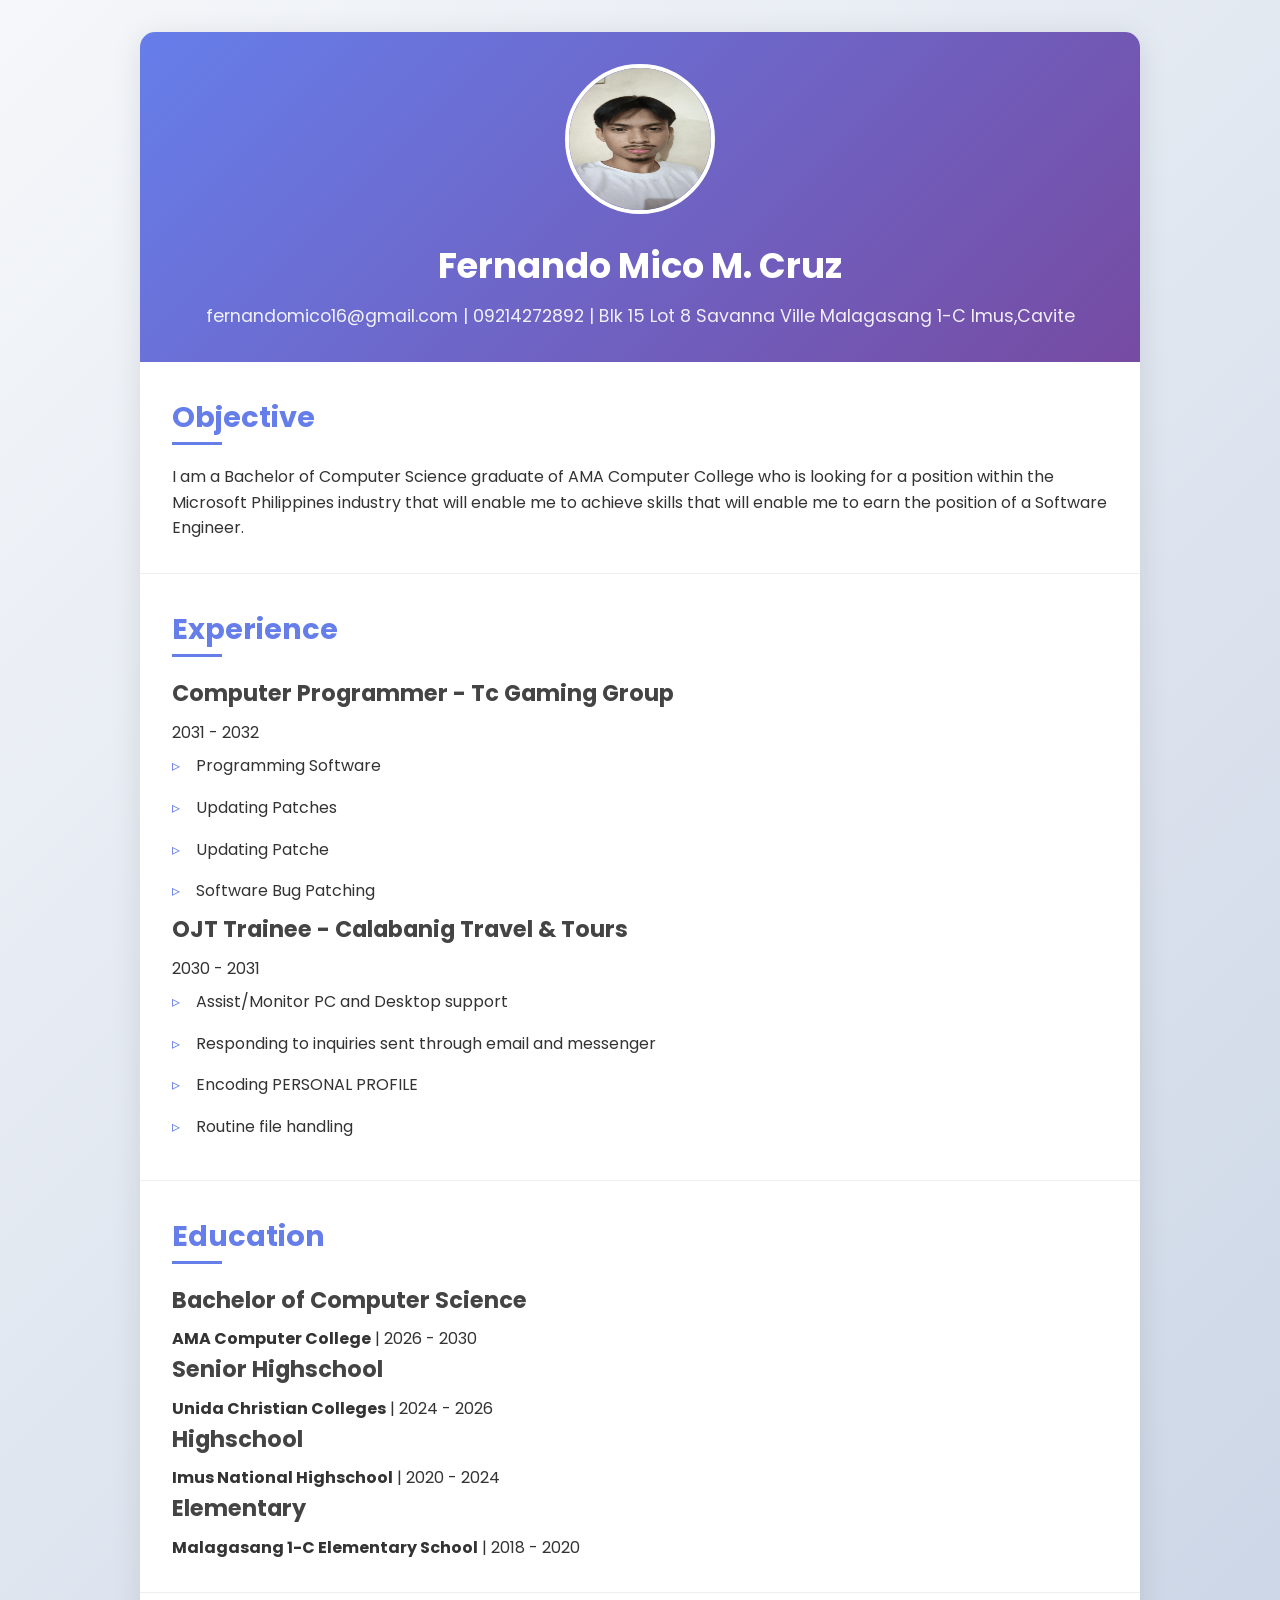
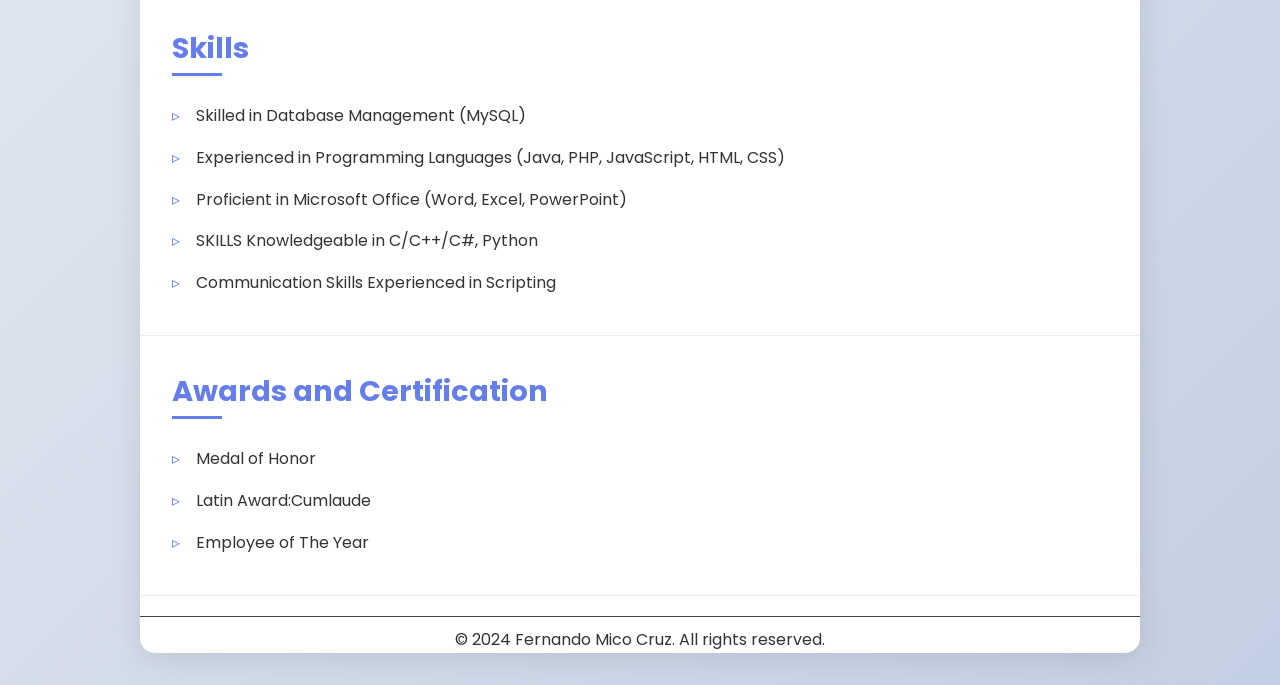
<file: index.html>
<!DOCTYPE html>
<html lang="en">
<head>
    <meta charset="UTF-8">
    <meta name="viewport" content="width=device-width, initial-scale=1.0">
    <link href="https://fonts.googleapis.com/css2?family=Poppins:wght@400;500;600&display=swap" rel="stylesheet">
    <link rel="stylesheet" href="style.css">
    <title>Fernando Mico M. Cruz - Resume</title>
</head>
<body>
    <div class="container">
        <header>
            <img src="./Profile.png" alt="Fernando Mico M. Cruz">
            <h1>Fernando Mico M. Cruz</h1>
            <p>fernandomico16@gmail.com | 09214272892 | Blk 15 Lot 8 Savanna Ville Malagasang 1-C Imus,Cavite</p>
        </header>
        
        <section class="summary">
            <h2>Objective</h2>
            <p>I am a Bachelor of Computer Science graduate of AMA Computer College who is looking for a position within the Microsoft Philippines industry that will enable me to achieve skills that will enable me to earn the position of a Software Engineer.</p>
        </section>

        <section class="experience">
            <h2>Experience</h2>
            <div class="job">
                <h3>Computer Programmer - Tc Gaming Group</h3>
                <p> 2031 - 2032</p>
                <ul>
                    <li>Programming Software</li>
                    <li>Updating Patches</li>
                    <li>Updating Patche</li>
                    <li>Software Bug Patching</li>
                </ul>
            </div>
            <div class="job">
                <h3>OJT Trainee - Calabanig Travel & Tours</h3>
                <p> 2030 - 2031 </p>
                <ul>
                    <li>Assist/Monitor PC and Desktop support</li>
                    <li>Responding to inquiries sent through email and messenger</li>
                    <li>Encoding PERSONAL PROFILE</li>
                    <li>Routine file handling</li>
                </ul>
            </div>
        </section>

        <section class="education">
            <h2>Education</h2>
            <div class="school">
                <h3>Bachelor of Computer Science</h3>
                <p><strong>AMA Computer College</strong> | 2026 - 2030</p>
            </div>
            <div class="school">
                <h3>Senior Highschool</h3>
                <p><strong>Unida Christian Colleges</strong> | 2024 - 2026</p>
            </div>
            <div class="school">
                <h3>Highschool</h3>
                <p><strong>Imus National Highschool</strong> | 2020 - 2024</p>
            </div>
            <div class="school">
                <h3>Elementary</h3>
                <p><strong>Malagasang 1-C Elementary School</strong> | 2018 - 2020</p>
            </div>
        </section>

        <section class="skills">
            <h2>Skills</h2>
            <ul>
                <li>Skilled in Database Management (MySQL)</li>
                <li>Experienced in Programming Languages (Java, PHP, JavaScript, HTML, CSS)</li>
                <li>Proficient in Microsoft Office (Word, Excel, PowerPoint)</li>
                <li>SKILLS Knowledgeable in C/C++/C#, Python </li>
                <li>Communication Skills Experienced in Scripting</li>
            </ul>
        </section>
        <section class="Awards">
<h2>Awards and Certification</h2>
<ul>
    <li>Medal of Honor</li>
    <li>Latin Award:Cumlaude</li>
    <li>Employee of The Year</li>
</ul>
         </section>

        <footer>
        <div class="footer-bottom">
            <p>&copy; 2024 Fernando Mico Cruz. All rights reserved.</p>
        </div>
       </footer>
 </div>
    
        

    </div>
</body>
</html>
</file>
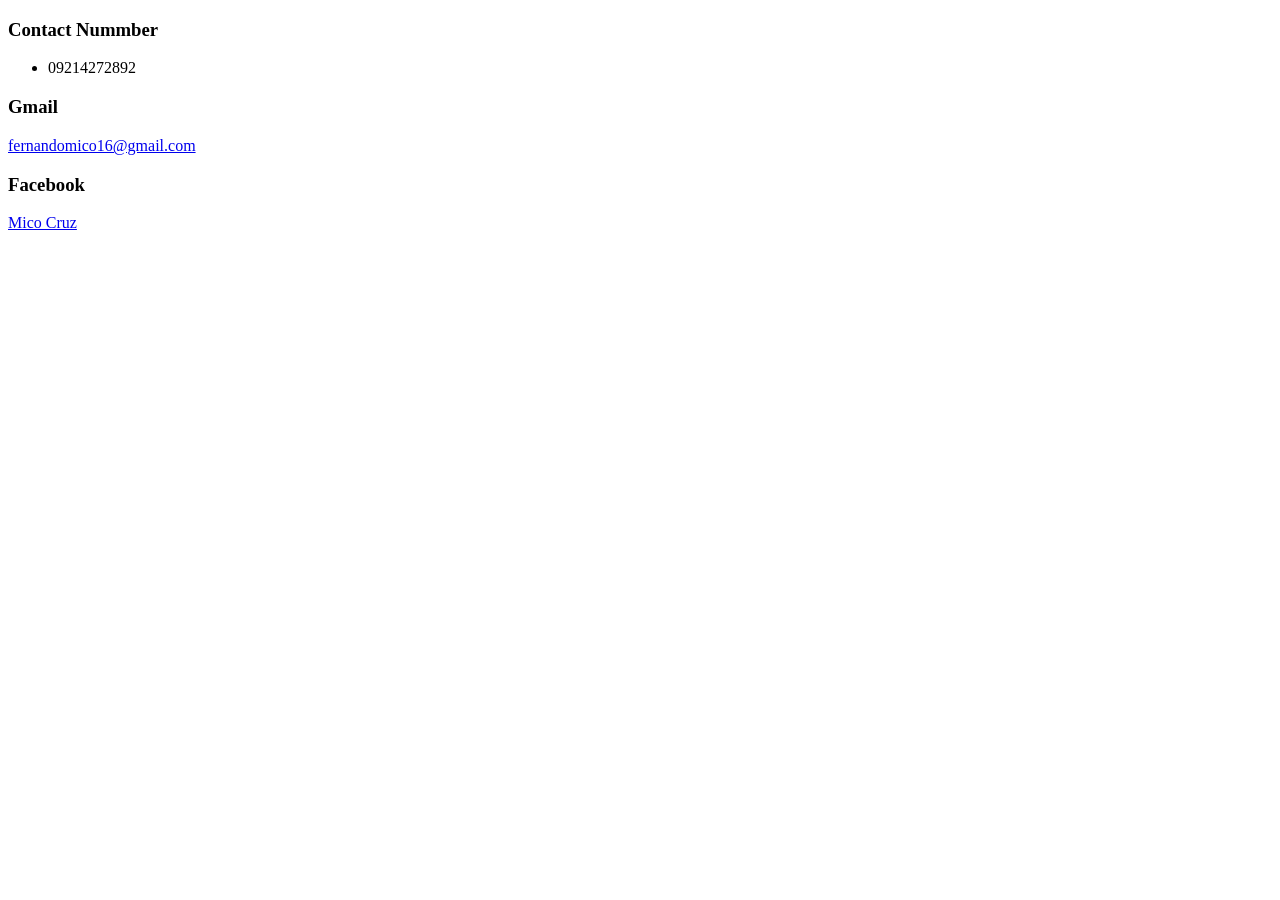
<file: contact.html>
<!DOCTYPE html>
<html>
<body>
 <h3>Contact Nummber</h3>
 <ul>
    <li>09214272892</li>
 </ul>
 <h3>Gmail</h3>
 <a href="mailto:fernandomico16@gmail.com">fernandomico16@gmail.com</a>
  <h3>Facebook</h3>
  <a href="https://www.facebook.com/mico.cruz.92754?mibextid=ZbWKwL">Mico Cruz</a>
</body>
</html>
</file>
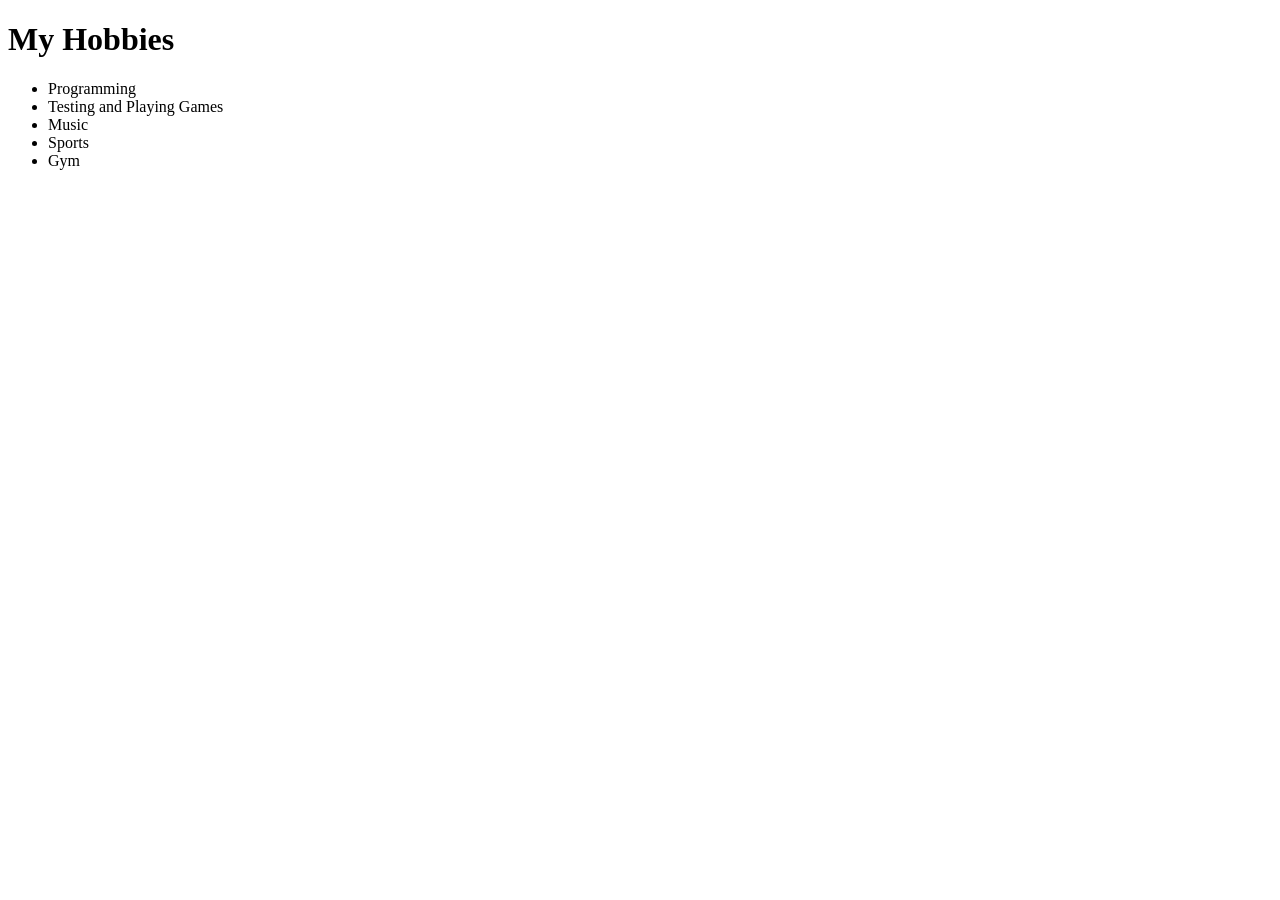
<file: hobies.html>
<!DOCTYPE html>
<html>

<body>
<h1>My Hobbies</h1>
<ul>
    <li>Programming</li>
    <li>Testing and Playing Games</li>
    <li>Music</li>
    <li>Sports</li>
    <li>Gym</li>
</ul>



</body>
</html>
</file>
<file: style.css>
* {
    margin: 0;
    padding: 0;
    box-sizing: border-box;
}

/* Base Styles */
body {
    font-family: 'Poppins', sans-serif;
    line-height: 1.6;
    background: linear-gradient(135deg, #f5f7fa 0%, #c3cfe2 100%);
    color: #333;
    min-height: 100vh;
    padding: 2rem;
}

/* Container */
.container {
    max-width: 1000px;
    margin: 0 auto;
    background: white;
    border-radius: 15px;
    box-shadow: 0 5px 30px rgba(0,0,0,0.1);
    overflow: hidden;
}

/* Header */
header {
    background: linear-gradient(135deg, #667eea 0%, #764ba2 100%);
    color: white;
    padding: 2rem;
    text-align: center;
}

header img {
    width: 150px;
    height: 150px;
    border-radius: 50%;
    border: 4px solid white;
    margin-bottom: 1rem;
    transition: transform 0.3s ease;
}

header img:hover {
    transform: scale(1.05);
}

header h1 {
    font-size: 2.2rem;
    margin-bottom: 0.5rem;
}

header p {
    font-size: 1.1rem;
    opacity: 0.9;
}

/* Sections */
section {
    padding: 2rem;
    border-bottom: 1px solid #eee;
}

section:last-child {
    border-bottom: none;
}

h2 {
    color: #667eea;
    font-size: 1.8rem;
    margin-bottom: 1.5rem;
    position: relative;
}

h2::after {
    content: '';
    position: absolute;
    bottom: -5px;
    left: 0;
    width: 50px;
    height: 3px;
    background: #667eea;
}

h3 {
    font-size: 1.4rem;
    color: #444;
    margin-bottom: 0.5rem;
}

ul {
    list-style: none;
}

ul li {
    padding: 0.5rem 0;
    position: relative;
    padding-left: 1.5rem;
}

ul li::before {
    content: '▹';
    position: absolute;
    left: 0;
    color: #667eea;
}

.footer-bottom {
    text-align: center;
    margin-top: 20px;
    border-top: 1px solid #444;
    padding-top: 10px;
}

/* Responsive Design */
@media (max-width: 768px) {
    body {
        padding: 1rem;
    }
    
    header {
        padding: 1.5rem;
    }
    
    header img {
        width: 120px;
        height: 120px;
    }
    
    section {
        padding: 1.5rem;
    }
    
    h2 {
        font-size: 1.6rem;
    }
    
    h3 {
        font-size: 1.3rem;
    }
}

@media (max-width: 480px) {
    header h1 {
        font-size: 1.8rem;
    }
    
    header p {
        font-size: 1rem;
    }
    
    h2 {
        font-size: 1.4rem;
    }
    
    h3 {
        font-size: 1.2rem;
    }
}
</file>
